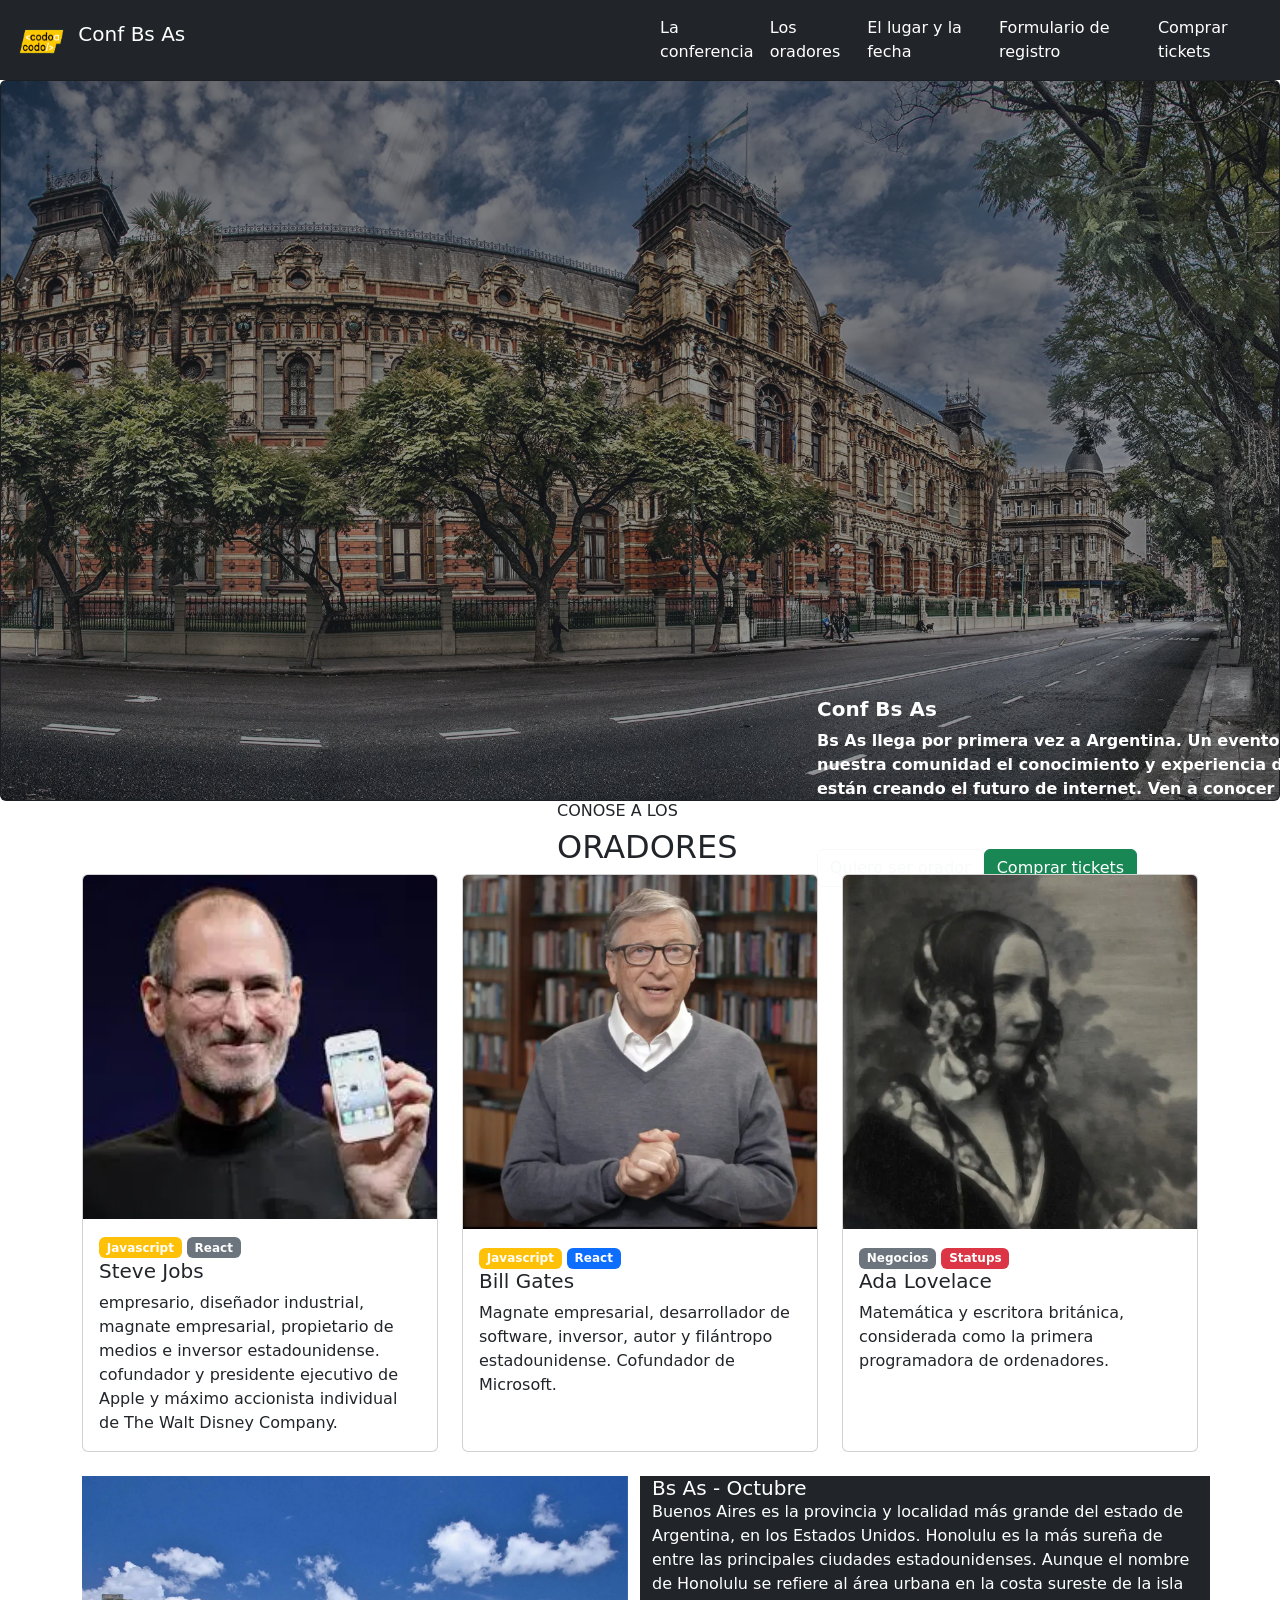
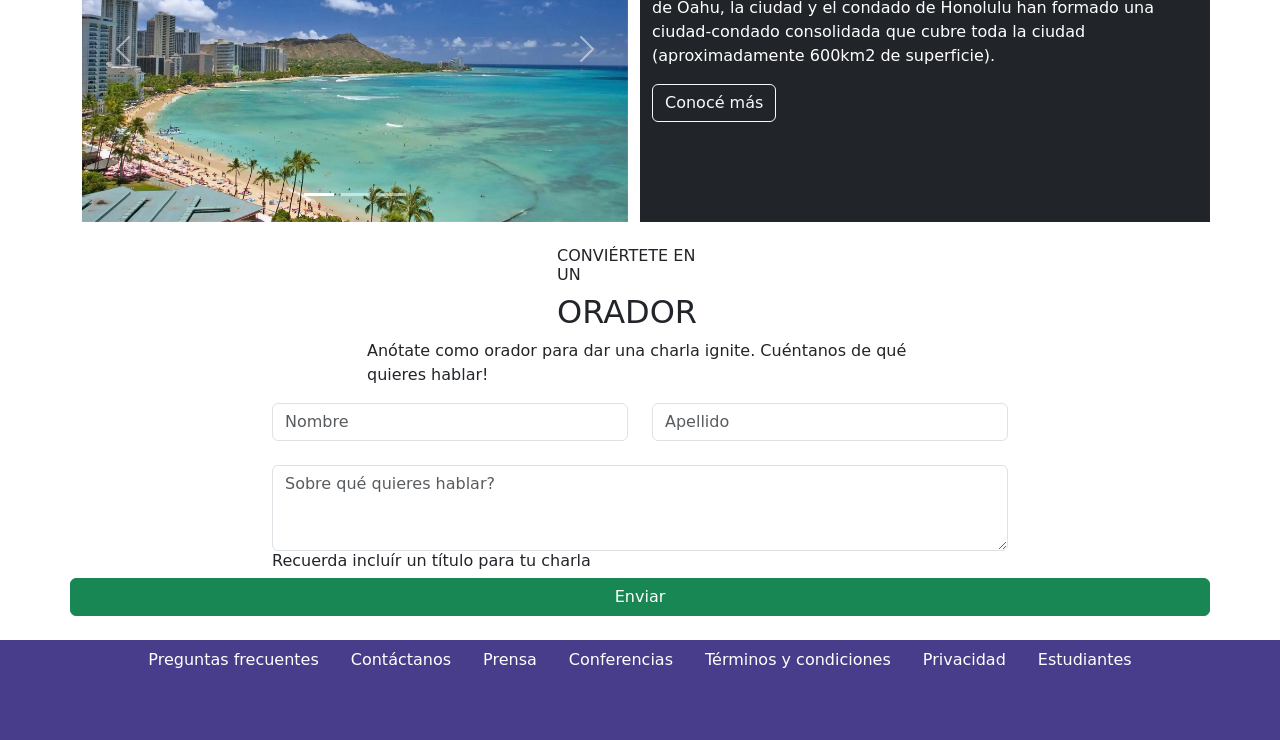
<file: index.html>
<!doctype html>
<html lang="es">

<head>
  <!-- Required meta tags -->
  <meta charset="utf-8">
  <meta name="viewport" content="width=device-width, initial-scale=1">
  <link rel="stylesheet" href="style.css">
  <!-- favicon -->
  <link rel="shortcut icon" href="assets/codoacodo.png" type="image/x-icon">
  <!-- Bootstrap CSS -->
  <link href="https://cdn.jsdelivr.net/npm/bootstrap@5.1.3/dist/css/bootstrap.min.css" rel="stylesheet"
    integrity="sha384-1BmE4kWBq78iYhFldvKuhfTAU6auU8tT94WrHftjDbrCEXSU1oBoqyl2QvZ6jIW3" crossorigin="anonymous">

  <title>codo a codo</title>
</head>

<body>
  <header>
    <!-- navbar -->
    <div>
      <nav class="navbar navbar-expand-lg bg-dark ">
        <div class="container-fluid ">
          <a class="navbar-brand text-white" href="#">
            <img src="assets/codoacodo.png" alt="logo codo a codo" width="60" height="40"
              class="d-inline-block align-text-top">
            Conf Bs As
          </a>
        </div>
        <div class="container-fluid tex">
          <div class="collapse navbar-collapse" id="navbarSupportedContent">
            <ul class="navbar-nav me-auto mb-2 mb-lg-0 ">
              <li class="nav-item text-white">
                <a class="nav-link active text-white" aria-current="page" href="#">La conferencia</a>
              </li>
              <li class="nav-item">
                <a class="nav-link text-white" href="#">Los oradores</a>
              </li>
              <li class="nav-item">
                <a class="nav-link text-white" href="#">El lugar y la fecha</a>
              </li>
              <li class="nav-item">
                <a class="nav-link text-white" href="pages/formulario.html">Formulario de registro</a>
              </li>
              <li class="nav-item">
                <a class="nav-link text-white" href="pages/compraTikets.html">Comprar tickets</a>
              </li>
            </ul>
          </div>
        </div>
      </nav>
    </div>
    <!-- contenedor principal -->
    <div class="card bg-dark text-white ">
      <img src="assets/ba1.webp" class="card-img opacity-50"
        alt="imagen exterior del palacio de aguas corrientes (llamado oficialmente Gran Depósito Ingeniero Guillermo Villanueva)">
      <div class="card-img-overlay">
        
        <div id="titulo-img-principal">
          <h5 class="card-title fw-bold">Conf Bs As</h5>
        </div> 
        
        <div id="texto-img-principal">
          <p class="card-text fw-bold ">Bs As llega por primera vez a Argentina. Un evento para compartir con <br>
            nuestra comunidad el conocimiento y experiencia de los expertos que <br>
            están creando el futuro de internet. Ven a conocer a miembros del <br>
            evento, a otros estudiantes de Codo a Codo y los oradores de primer <br>
            nivel que tenemos para ti. Te esperamos!</p>
          </div>

          <div id="btn-img-principal">
            <button type="button" class="btn btn-outline-light">Quiero ser orador</button>
            <button type="button" class="btn btn-success">Comprar tickets</button>
          </div>

      </div>
    </div>
  </header>
  <main>
    <!-- seccion principal -->
    <section>
      <div class="container">
        <div class="row">
          <div class="col-2 mx-auto">
            <h6>CONOSE A LOS</h6>
          </div>
        </div>
      </div>
      <div class="container">
        <div class="row">
          <div class="col-2 mx-auto">
            <h2>ORADORES</h2>
          </div>
        </div>
      </div>
      <!-- card 1 -->
      <div class="container">
        <div class="row">
          <div class="col">
            <div class="card h-100">
              <img src="assets/steve.webp" class="card-img-top" alt="imagen de Steven Paul Jobs">
              <div class="card-body">
                <span class="badge bg-warning">Javascript</span>
                <span class="badge bg-secondary">React</span>
                <h5 class="card-title">Steve Jobs</h5>
                <p class="card-text"> empresario, diseñador industrial, magnate empresarial, propietario de medios e
                  inversor estadounidense. cofundador y presidente ejecutivo de Apple y máximo accionista individual de
                  The Walt Disney Company.</p>
              </div>
            </div>
          </div>
          <!-- card 2 -->
          <div class="col">
            <div class="card h-100">
              <img src="assets/bill.webp" class="card-img-top" alt="imagen de William Henry Gates III, Bill Gates">
              <div class="card-body">
                <span class="badge bg-warning">Javascript</span>
                <span class="badge bg-primary">React</span>
                <h5 class="card-title">Bill Gates</h5>
                <p class="card-text">Magnate empresarial, desarrollador de software, inversor, autor y filántropo
                  estadounidense. Cofundador de Microsoft.</p>
              </div>
            </div>
          </div>
          <!-- card 3 -->
          <div class="col">
            <div class="card h-100">
              <img src="assets/ada.webp" class="card-img-top"
                alt="imagen de Augusta Ada King, condesa de Lovelace, Ada Lovelace">
              <div class="card-body">
                <span class="badge bg-secondary">Negocios</span>
                <span class="badge bg-danger">Statups</span>
                <h5 class="card-title">Ada Lovelace</h5>
                <p class="card-text">Matemática y escritora británica, considerada como la primera programadora de
                  ordenadores.</p>
              </div>
            </div>
          </div>
        </div>
      </div>
    </section>
    <br>
    <!-- seccion secundaria -->
    <section>
      <!-- card con carrousell -->
      <div class="container">
        <div class="row">
          <div class="col-md-6">
            <div id="carouselExampleIndicators" class="carousel slide" data-bs-ride="carousel">
              <div class="carousel-indicators">
                <button type="button" data-bs-target="#carouselExampleIndicators" data-bs-slide-to="0" class="active"
                  aria-current="true" aria-label="Slide 1"></button>
                <button type="button" data-bs-target="#carouselExampleIndicators" data-bs-slide-to="1"
                  aria-label="Slide 2"></button>
                <button type="button" data-bs-target="#carouselExampleIndicators" data-bs-slide-to="2"
                  aria-label="Slide 3"></button>
              </div>
              <div class="carousel-inner">
                <div class="carousel-item active">
                  <img src="assets/honolulu.webp" class="d-block w-100"
                    alt="imagen de la aerea de la principal playa de la ciudad de onolulu hawaii">
                </div>
                <div class="carousel-item">
                  <img src="assets/ba2.webp" class="d-block w-100" alt="...">
                </div>
                <div class="carousel-item">
                  <img src="assets/ba3.webp" class="d-block w-100" alt="...">
                </div>
              </div>
              <button class="carousel-control-prev" type="button" data-bs-target="#carouselExampleIndicators"
                data-bs-slide="prev">
                <span class="carousel-control-prev-icon" aria-hidden="true"></span>
                <span class="visually-hidden">Previous</span>
              </button>
              <button class="carousel-control-next" type="button" data-bs-target="#carouselExampleIndicators"
                data-bs-slide="next">
                <span class="carousel-control-next-icon" aria-hidden="true"></span>
                <span class="visually-hidden">Next</span>
              </button>
            </div>
          </div>
          <div class="col-md-6 bg-dark text-white">
            <div class="card-body">

              <h5 class="card-title">Bs As - Octubre</h5>

              <p class="card-text">
                Buenos Aires es la provincia y localidad más grande del estado de Argentina, en los Estados Unidos.
                Honolulu es la más sureña de entre las principales ciudades estadounidenses. Aunque el nombre de
                Honolulu se refiere al área urbana en la costa sureste de la isla de Oahu, la ciudad y el condado de
                Honolulu han formado una ciudad-condado consolidada que cubre toda la ciudad (aproximadamente 600km2 de
                superficie).</p>

              <button type="button" class="btn btn-outline-light">Conocé más</button>
            </div>
          </div>
        </div>
      </div>
    </section>
    <br>
    <!-- seccion tercera -->
    <section>
      <div class="container">
        <div class="row justify-content-md-center">
          <div class="col col-2">
            <h6>CONVIÉRTETE EN UN</h6>
            <h2>ORADOR</h2>
          </div>
        </div>
      </div>
      <div class="container">
        <div class="row justify-content-md-center">
          <div class="col-md-6">
            <p> Anótate como orador para dar una charla ignite. Cuéntanos de qué quieres hablar!</p>
          </div>
        </div>
      </div>




      <!-- formulario contacto -->
      <div class="container">
        <div class="row justify-content-md-center">
          <div class="col col-lg-4">
            <input type="text" class="form-control" placeholder="Nombre" aria-label="Nombre">
          </div>
          <div class="col col-lg-4">
            <input type="text" class="form-control" placeholder="Apellido" aria-label="Apellido">
          </div>
        </div>
      </div>
    
      <div class="container">
        <div class="row justify-content-md-center">
          <div class="col col-lg-8">
            <label for="exampleFormControlTextarea1" class="form-label"></label>
            <textarea class="form-control" id="exampleFormControlTextarea1" placeholder="Sobre qué quieres hablar?"
              rows="3"></textarea>
              <h6>Recuerda incluír un título para tu charla</h6>
          </div>
            <button type="button" class="btn btn-success">Enviar</button>
        </div>
      </div>
      <br>
    </section>
  </main>
  <!-- navbar inferior -->
  <footer>
    <nav>
      <ul class="nav justify-content-center ">
        <li class="nav-item">
          <a class="nav-link active text-white" aria-current="page" href="#">Preguntas frecuentes</a>
        </li>
        <li class="nav-item ">
          <a class="nav-link text-white" href="#">Contáctanos</a>
        </li>
        <li class="nav-item">
          <a class="nav-link text-white" href="#">Prensa</a>
        </li>
        <li class="nav-item">
          <a class="nav-link text-white" href="#">Conferencias</a>
        </li>
        <li class="nav-item">
          <a class="nav-link text-white" href="#">Términos y condiciones</a>
        </li>
        <li class="nav-item">
          <a class="nav-link text-white" href="#">Privacidad</a>
        </li>
        <li class="nav-item">
          <a class="nav-link text-white" href="#">Estudiantes</a>
        </li>
      </ul>
    </nav>
  </footer>


  <!-- Optional JavaScript; choose one of the two! -->

  <!-- Option 1: Bootstrap Bundle with Popper -->
  <script src="https://cdn.jsdelivr.net/npm/bootstrap@5.1.3/dist/js/bootstrap.bundle.min.js"
    integrity="sha384-ka7Sk0Gln4gmtz2MlQnikT1wXgYsOg+OMhuP+IlRH9sENBO0LRn5q+8nbTov4+1p"
    crossorigin="anonymous"></script>

  <!-- Option 2: Separate Popper and Bootstrap JS -->
  <!--
    <script src="https://cdn.jsdelivr.net/npm/@popperjs/core@2.10.2/dist/umd/popper.min.js" integrity="sha384-7+zCNj/IqJ95wo16oMtfsKbZ9ccEh31eOz1HGyDuCQ6wgnyJNSYdrPa03rtR1zdB" crossorigin="anonymous"></script>
    <script src="https://cdn.jsdelivr.net/npm/bootstrap@5.1.3/dist/js/bootstrap.min.js" integrity="sha384-QJHtvGhmr9XOIpI6YVutG+2QOK9T+ZnN4kzFN1RtK3zEFEIsxhlmWl5/YESvpZ13" crossorigin="anonymous"></script>
    -->
    
</body>

</html>
</file>
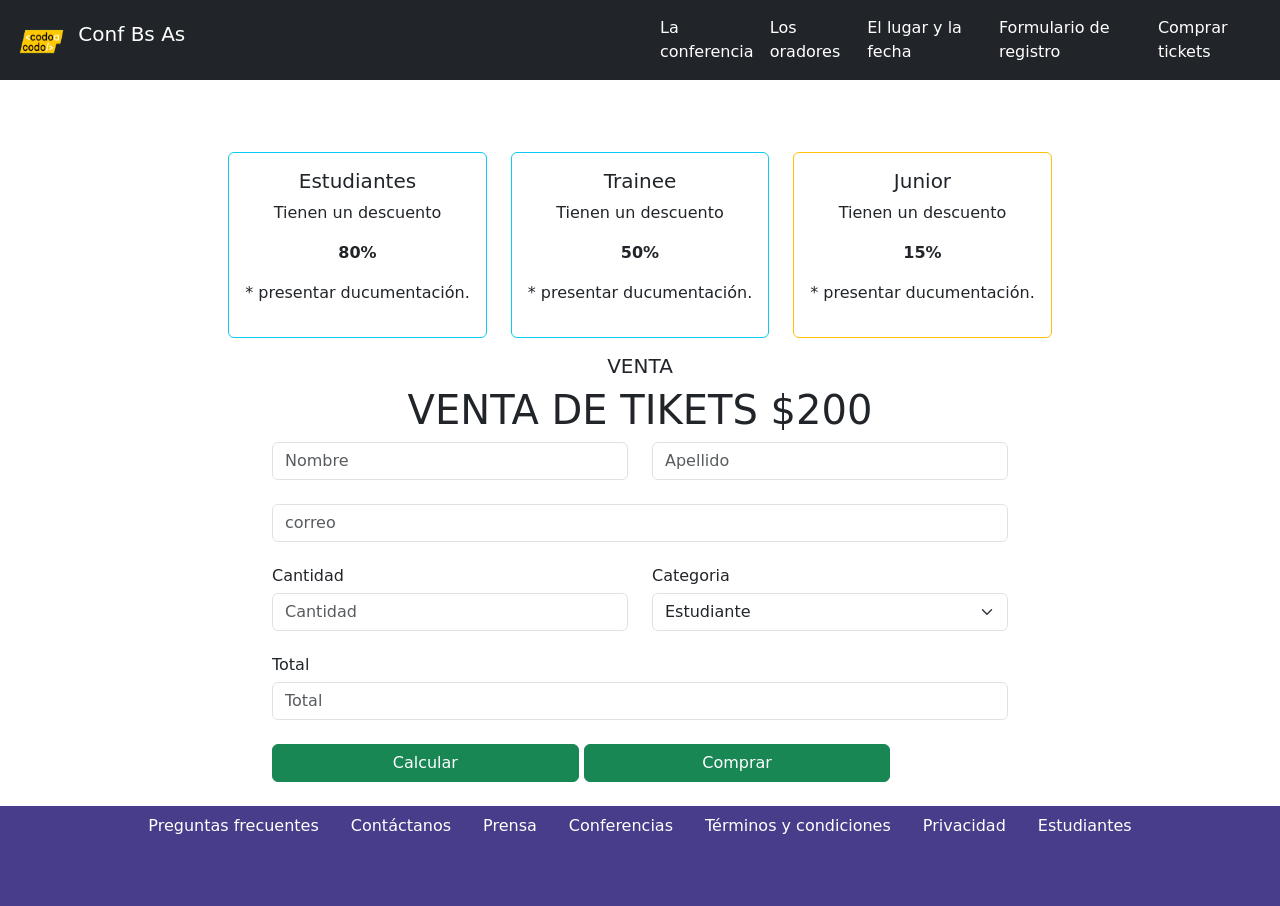
<file: pages/compraTikets.html>
<!DOCTYPE html>
<html lang="es">

<head>
  <!-- Required meta tags -->
  <meta charset="utf-8" />
  <meta name="viewport" content="width=device-width, initial-scale=1" />
  <link rel="stylesheet" href="../style.css" />
  <!-- favicon -->
  <link rel="shortcut icon" href="../assets/codoacodo.png" type="image/x-icon" />
  <!-- Bootstrap CSS -->
  <link href="https://cdn.jsdelivr.net/npm/bootstrap@5.1.3/dist/css/bootstrap.min.css" rel="stylesheet"
    integrity="sha384-1BmE4kWBq78iYhFldvKuhfTAU6auU8tT94WrHftjDbrCEXSU1oBoqyl2QvZ6jIW3" crossorigin="anonymous" />

  <title>codo a codo</title>
</head>

<body>
  <header>
    <!-- navbar -->
    <div>
      <nav class="navbar navbar-expand-lg bg-dark">
        <div class="container-fluid">
          <a class="navbar-brand text-white" href="#">
            <img src="../assets/codoacodo.png" alt="logo codo a codo" width="60" height="40"
              class="d-inline-block align-text-top" />
            Conf Bs As
          </a>
        </div>
        <div class="container-fluid tex">
          <div class="collapse navbar-collapse" id="navbarSupportedContent">
            <ul class="navbar-nav me-auto mb-2 mb-lg-0">
              <li class="nav-item text-white">
                <a class="nav-link active text-white" aria-current="page" href="../index.html">La conferencia</a>
              </li>
              <li class="nav-item">
                <a class="nav-link text-white" href="#">Los oradores</a>
              </li>
              <li class="nav-item">
                <a class="nav-link text-white" href="#">El lugar y la fecha</a>
              </li>
              <li class="nav-item">
                <a class="nav-link text-white" href="formulario.html">Formulario de registro</a>
              </li>
              <li class="nav-item">
                <a class="nav-link text-white" href="compraTikets.html">Comprar tickets</a>
              </li>
            </ul>
          </div>
        </div>
      </nav>
    </div>
  </header>
  <main>
    <br /><br /><br />
    <!-- CARDS -->
    <!-- CARD ESTUDIANTE -->
    <div class="container d-flex justify-content-center">
      <div class="row">
        <div class="col-lg-4">
          <div class="card border-info mb-3">
            <div class="card-body text-center">
              <h5 class="card-title">Estudiantes</h5>
              <p class="card-text">
                Tienen un descuento <br />
              <p class="fw-bold">80% </p>* presentar ducumentación.
              </p>
            </div>
          </div>
        </div>
        <!-- CARD TRAINEE -->
        <div class="col-lg-4">
          <div class="card border-info mb-3">
            <div class="card-body text-center">
              <h5 class="card-title">Trainee</h5>
              <p class="card-text">
                Tienen un descuento <br />
              <p class="fw-bold">50% </p>* presentar ducumentación.
              </p>
            </div>
          </div>
        </div>
        <!-- CARDS JUNIOR-->
        <div class="col-lg-4">
          <div class="card border-warning mb-3">
            <div class="card-body text-center ">
              <h5 class="card-title">Junior</h5>
              <p class="card-text">
                Tienen un descuento <br />
              <p class="fw-bold">15% </p> * presentar ducumentación.
              </p>
            </div>
          </div>
        </div>
      </div>
    </div>

    <div class="container text-center">
      <div class="row">
        <div class="col-md-12">
          <h5>VENTA</h5>
        </div>
      </div>
    </div>
    <div class="container text-center">
      <div class="row">
        <div class="col-md-12">
          <h1>VENTA DE TIKETS $200</h1>
        </div>
      </div>
    </div>

    <!-- formulario contacto -->
    <div class="container">
      <div class="row justify-content-md-center">
        <div class="col col-lg-4">
          <input type="text" class="form-control" placeholder="Nombre" aria-label="Nombre" />
        </div>
        <div class="col col-lg-4">
          <input type="text" class="form-control" placeholder="Apellido" aria-label="Apellido" />
        </div>
      </div>
    </div>
    <br />

    <div class="container">
      <div class="row justify-content-md-center">
        <div class="col col-lg-8">
          <input type="text" class="form-control" placeholder="correo" aria-label="correo" />
        </div>
      </div>
    </div><br>

    <div class="container">
      <div class="row justify-content-md-center">
        <div class="col col-lg-4 ">
          <h6>Cantidad</h6>
          <input type="number" id="cantidadInput" class="form-control" placeholder="Cantidad" aria-label="Cantidad" />
        </div>
        <div class="col col-lg-4">
          <h6>Categoria</h6>
          <select id="categoriaSelect" class="form-select">
            <option value="estudiante">Estudiante</option>
            <option value="trainee">Trainee</option>
            <option value="junior">Junior</option>
          </select>
        </div>
      </div>
    </div><br>
    
    <div class="container">
      <div class="row justify-content-md-center">
        <div class="col col-lg-8">
          <h6>Total</h6>
          <input type="text" id="totalInput" class="form-control" placeholder="Total" aria-label="Total" readonly />
        </div>
      </div>
    </div><br>
    
    <div class="container">
      <div class="row justify-content-center">
        <div class="col col-lg-8">
          <button class="btn btn-success col col-lg-5 mx-auto" onclick="calcular()">Calcular</button>
          <button class="btn btn-success col col-lg-5 mx-auto"> Comprar</button>
        </div>
      </div>
    </div>



    </main><br>
    

  <!-- navbar inferior -->
  <footer>
    <nav>
      <ul class="nav justify-content-center">
        <li class="nav-item">
          <a class="nav-link active text-white" aria-current="page" href="#">Preguntas frecuentes</a>
        </li>
        <li class="nav-item">
          <a class="nav-link text-white" href="#">Contáctanos</a>
        </li>
        <li class="nav-item">
          <a class="nav-link text-white" href="#">Prensa</a>
        </li>
        <li class="nav-item">
          <a class="nav-link text-white" href="#">Conferencias</a>
        </li>
        <li class="nav-item">
          <a class="nav-link text-white" href="#">Términos y condiciones</a>
        </li>
        <li class="nav-item">
          <a class="nav-link text-white" href="#">Privacidad</a>
        </li>
        <li class="nav-item">
          <a class="nav-link text-white" href="#">Estudiantes</a>
        </li>
      </ul>
    </nav>
  </footer>

  <!-- Optional JavaScript; choose one of the two! -->
 <script src="index.js"></script>
  <!-- Option 1: Bootstrap Bundle with Popper -->
  <script src="https://cdn.jsdelivr.net/npm/bootstrap@5.1.3/dist/js/bootstrap.bundle.min.js"
    integrity="sha384-ka7Sk0Gln4gmtz2MlQnikT1wXgYsOg+OMhuP+IlRH9sENBO0LRn5q+8nbTov4+1p"
    crossorigin="anonymous"></script>

  <!-- Option 2: Separate Popper and Bootstrap JS -->
  <!--
    <script src="https://cdn.jsdelivr.net/npm/@popperjs/core@2.10.2/dist/umd/popper.min.js" integrity="sha384-7+zCNj/IqJ95wo16oMtfsKbZ9ccEh31eOz1HGyDuCQ6wgnyJNSYdrPa03rtR1zdB" crossorigin="anonymous"></script>
    <script src="https://cdn.jsdelivr.net/npm/bootstrap@5.1.3/dist/js/bootstrap.min.js" integrity="sha384-QJHtvGhmr9XOIpI6YVutG+2QOK9T+ZnN4kzFN1RtK3zEFEIsxhlmWl5/YESvpZ13" crossorigin="anonymous"></script>
    -->
   

</body>

</html>
</file>
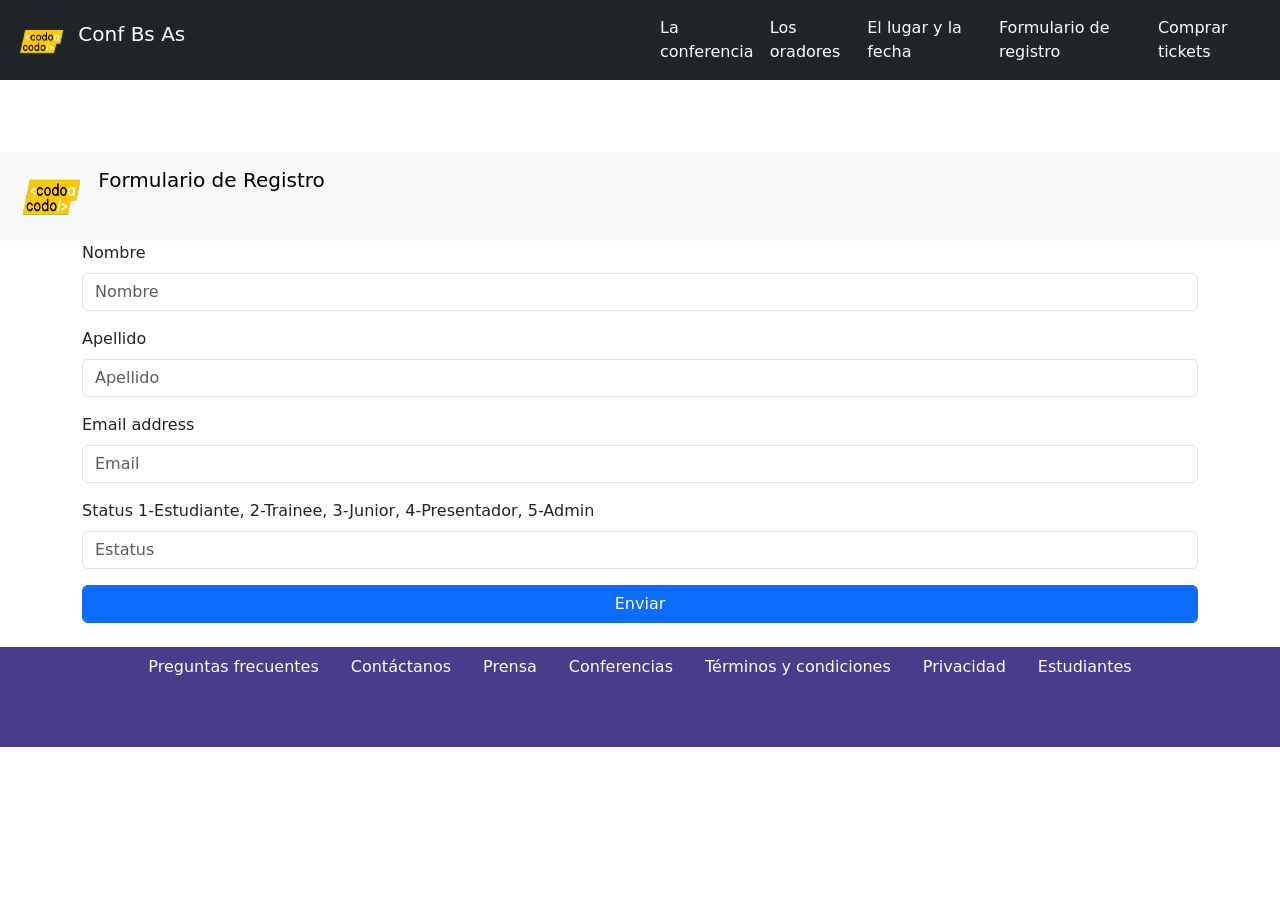
<file: pages/formulario.html>
<!DOCTYPE html>
<html lang="es">

<head>
    <!-- Required meta tags -->
    <meta charset="utf-8" />
    <meta name="viewport" content="width=device-width, initial-scale=1" />
    <link rel="stylesheet" href="../style.css" />
    <!-- favicon -->
    <link rel="shortcut icon" href="../assets/codoacodo.png" type="image/x-icon" />
    <!-- Bootstrap CSS -->
    <link href="https://cdn.jsdelivr.net/npm/bootstrap@5.1.3/dist/css/bootstrap.min.css" rel="stylesheet"
        integrity="sha384-1BmE4kWBq78iYhFldvKuhfTAU6auU8tT94WrHftjDbrCEXSU1oBoqyl2QvZ6jIW3" crossorigin="anonymous" />

    <title>codo a codo</title>
</head>

<body>
    <header>
        <!-- navbar -->
        <div>
            <nav class="navbar navbar-expand-lg bg-dark">
                <div class="container-fluid">
                    <a class="navbar-brand text-white" href="#">
                        <img src="../assets/codoacodo.png" alt="logo codo a codo" width="60" height="40"
                            class="d-inline-block align-text-top" />
                        Conf Bs As
                    </a>
                </div>
                <div class="container-fluid tex">
                    <div class="collapse navbar-collapse" id="navbarSupportedContent">
                        <ul class="navbar-nav me-auto mb-2 mb-lg-0">
                            <li class="nav-item text-white">
                                <a class="nav-link active text-white" aria-current="page" href="../index.html">La
                                    conferencia</a>
                            </li>
                            <li class="nav-item">
                                <a class="nav-link text-white" href="#">Los oradores</a>
                            </li>
                            <li class="nav-item">
                                <a class="nav-link text-white" href="#">El lugar y la fecha</a>
                            </li>
                            <li class="nav-item">
                                <a class="nav-link text-white" href="formulario.html">Formulario de registro</a>
                            </li>
                            <li class="nav-item">
                                <a class="nav-link text-white" href="compraTikets.html">Comprar tickets</a>
                            </li>
                        </ul>
                    </div>
                </div>
            </nav>
        </div>
    </header>
    <main>
        <br /><br /><br />
    
        <nav class="navbar navbar-light bg-light">
            <div class="container-fluid">
                <a class="navbar-brand" href="#">
                    <img src="../assets/codoacodo.png" alt="" width="80" height="60" class="d-inline-block align-text-top">
                    Formulario de Registro
                </a>
            </div>
        </nav>
    
        <div class="container">
            <div class="row">
                <div class="col">
                    <form action="usuarios.php" method="post">
                        <div class="mb-3">
                            <label for="exampleFormControlInput1" class="form-label">Nombre</label>
                            <input type="text" class="form-control" id="exampleFormControlInput1" placeholder="Nombre" name="Nombre">
                        </div>
                        <div class="mb-3">
                            <label for="exampleFormControlInput1" class="form-label">Apellido</label>
                            <input type="text" class="form-control" id="exampleFormControlInput1" placeholder="Apellido" name="Apellido">
                        </div>
                        <div class="mb-3">
                            <label for="exampleFormControlInput1" class="form-label">Email address</label>
                            <input type="text" class="form-control" id="exampleFormControlInput1" placeholder="Email" name="Email">
                        </div>
                        <div class="mb-3">
                            <label for="exampleFormControlInput1" class="form-label">Status 1-Estudiante, 2-Trainee, 3-Junior, 4-Presentador, 5-Admin</label>
                            <input type="text" class="form-control" id="exampleFormControlInput1" placeholder="Estatus" name="Status">
                        </div>
                        <div class="d-grid gap-2">
                            <button class="btn btn-primary" type="submit">Enviar</button>
                        </div>
                    </form>
                </div>
            </div>
        </div>
    </main><br>


    <!-- navbar inferior -->
    <footer>
        <nav>
            <ul class="nav justify-content-center">
                <li class="nav-item">
                    <a class="nav-link active text-white" aria-current="page" href="#">Preguntas frecuentes</a>
                </li>
                <li class="nav-item">
                    <a class="nav-link text-white" href="#">Contáctanos</a>
                </li>
                <li class="nav-item">
                    <a class="nav-link text-white" href="#">Prensa</a>
                </li>
                <li class="nav-item">
                    <a class="nav-link text-white" href="#">Conferencias</a>
                </li>
                <li class="nav-item">
                    <a class="nav-link text-white" href="#">Términos y condiciones</a>
                </li>
                <li class="nav-item">
                    <a class="nav-link text-white" href="#">Privacidad</a>
                </li>
                <li class="nav-item">
                    <a class="nav-link text-white" href="#">Estudiantes</a>
                </li>
            </ul>
        </nav>
    </footer>

    <!-- Optional JavaScript; choose one of the two! -->
    <script src="index.js"></script>
    <!-- Option 1: Bootstrap Bundle with Popper -->
    <script src="https://cdn.jsdelivr.net/npm/bootstrap@5.1.3/dist/js/bootstrap.bundle.min.js"
        integrity="sha384-ka7Sk0Gln4gmtz2MlQnikT1wXgYsOg+OMhuP+IlRH9sENBO0LRn5q+8nbTov4+1p"
        crossorigin="anonymous"></script>

    <!-- Option 2: Separate Popper and Bootstrap JS -->
    <!--
    <script src="https://cdn.jsdelivr.net/npm/@popperjs/core@2.10.2/dist/umd/popper.min.js" integrity="sha384-7+zCNj/IqJ95wo16oMtfsKbZ9ccEh31eOz1HGyDuCQ6wgnyJNSYdrPa03rtR1zdB" crossorigin="anonymous"></script>
    <script src="https://cdn.jsdelivr.net/npm/bootstrap@5.1.3/dist/js/bootstrap.min.js" integrity="sha384-QJHtvGhmr9XOIpI6YVutG+2QOK9T+ZnN4kzFN1RtK3zEFEIsxhlmWl5/YESvpZ13" crossorigin="anonymous"></script>
    -->


</body>

</html>
</file>
<file: style.css>
footer{
    width: 100%;
    height: 100px;
    background-color: darkslateblue;
    color: white;
    
}
#texto-img-principal{
    display: flex;
    position: relative;
    top: 600px;
    left: 800px;;

}
#titulo-img-principal{
    display: flex;
    position: relative;
    top: 600px;
    left: 800px;;

}
#btn-img-principal{
    display: flex;
    position: relative;
    top: 600px;
    left: 800px;;

}
</file>
